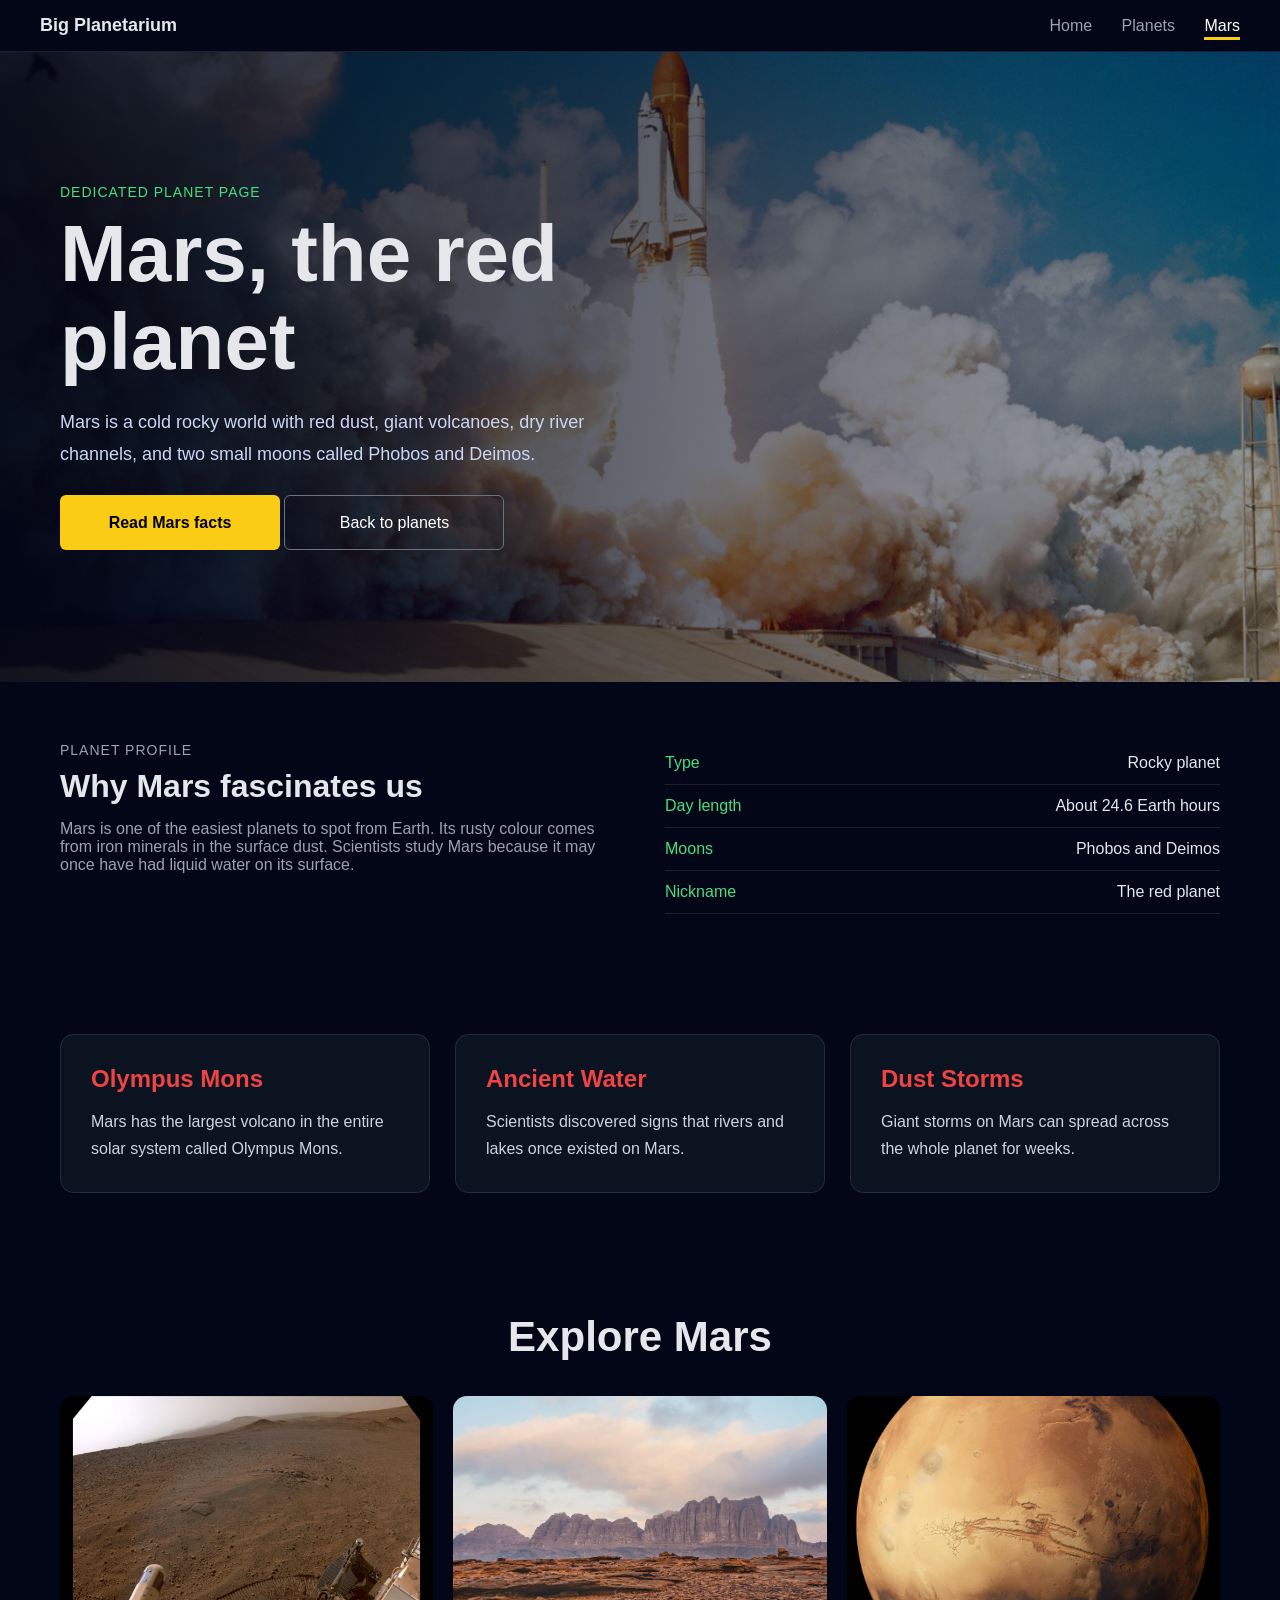
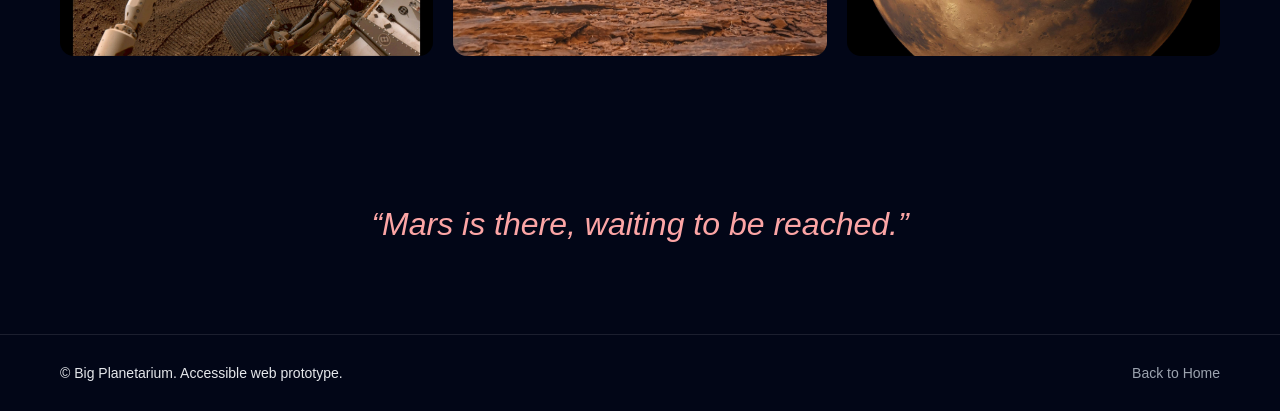
<file: mars.html>
<!DOCTYPE html>
<html lang="en">
<head>
    <!-- page settings-->
    <meta charset="UTF-8">
    <meta name="viewport" content="width=device-width, initial-scale=1.0">

    <!-- Page title -->
    <title>Mars - Big Planetarium</title>

    <!-- External CSS file -->
    <link rel="stylesheet" href="style.css">
</head>
<body>

<!-- Navigation bar-->
<header class="navbar">

    <!-- Website logo/title -->
    <div class="logo"> Big Planetarium</div>

    <!-- Navigation links -->
    <nav>
        <a href="index.html">Home</a>
        <a href="planets.html">Planets</a>

        <!-- Active page link -->
        <a href="mars.html" class="active">Mars</a>
    </nav>
</header>

<!-- show section -->
<section class="mars-show">

    <!-- Dark overlay for background image -->
    <div class="overlay"></div>

    <!-- show text content -->
    <div class="show-content">

        
        <p class="subtitle green">DEDICATED PLANET PAGE</p>

        <!-- Main heading -->
        <h1>Mars, the red<br>planet</h1>

        <!-- Short description about Mars -->
        <p class="description">
            Mars is a cold rocky world with red dust, giant volcanoes, dry river channels,
            and two small moons called Phobos and Deimos.
        </p>

        <!-- Buttons section -->
        <div class="buttons">

            <!-- Button to scroll to facts section -->
            <a href="#mars-facts" class="primary">Read Mars facts</a>

            <!-- Button to go back to planets page -->
            <a href="planets.html" class="secondary">Back to planets</a>
        </div>
    </div>
</section>

<!-- Information section -->
<section class="mars-info" id="mars-facts">

    <!-- Left side topic -->
    <div class="info-left">

        <!-- Section subtitle -->
        <p class="subtitle">PLANET PROFILE</p>

        <!-- Section heading -->
        <h2>Why Mars fascinates us</h2>

        <!-- Information-->
        <p>
            Mars is one of the easiest planets to spot from Earth. Its rusty colour
            comes from iron minerals in the surface dust. Scientists study Mars
            because it may once have had liquid water on its surface.
        </p>
    </div>

    <!--facts -->
    <div class="info-right">

        <!-- Planet type -->
        <div class="info-row">
            <span>Type</span>
            <p>Rocky planet</p>
        </div>

        <!-- Day length -->
        <div class="info-row">
            <span>Day length</span>
            <p>About 24.6 Earth hours</p>
        </div>

        <!-- Moons -->
        <div class="info-row">
            <span>Moons</span>
            <p>Phobos and Deimos</p>
        </div>

        <!-- Nickname -->
        <div class="info-row">
            <span>Nickname</span>
            <p>The red planet</p>
        </div>

    </div>

</section>

<!-- Mars facts-->
<section class="mars-cards">

    <!-- fact 1 -->
    <div class="mars-card">
        <h3>Olympus Mons</h3>

        <p>
            Mars has the largest volcano in the entire solar system called Olympus Mons.
        </p>
    </div>

    <!-- fact 2 -->
    <div class="mars-card">
        <h3>Ancient Water</h3>

        <p>
            Scientists discovered signs that rivers and lakes once existed on Mars.
        </p>
    </div>

    <!-- fact 3 -->
    <div class="mars-card">
        <h3>Dust Storms</h3>

        <p>
            Giant storms on Mars can spread across the whole planet for weeks.
        </p>
    </div>

</section>

<!-- mars photots -->
<section class="mars-gallery">

    <!-- Gallery heading -->
    <h2>Explore Mars</h2>

    <div class="gallery-grid">

        <!-- Mars surface image -->
        <img src="marssurface.jpeg" alt="Mars surface">

        <!-- Mars landscape image -->
        <img src="marsland.jpeg" alt="Mars landscape">

        <!-- Mars planet image -->
        <img src="marsview.jpeg" alt="Mars planet">
    </div>

</section>

<!-- QUOTE -->
<section class="mars-quote">

    
    <p>
        “Mars is there, waiting to be reached.”
    </p>

</section>

<!-- footer -->
<footer class="footer">

    <!-- Copyright symbol and text-->
    <p> &copy; Big Planetarium. Accessible web prototype.</p>

    <!-- takes back to home page -->
    <a href="index.html">Back to Home</a>
</footer>

<!-- External JavaScript file -->
<script src="script.js"></script>
</body>
</html>
</file>
<file: style.css>
/* RESET */
/* Removes default spacing and sets box sizing for all elements */
* {
    margin: 0;
    padding: 0;
    box-sizing: border-box;

    /* Default font */
    font-family: Arial, Helvetica, sans-serif;
}

/* Main body styling */
body {
    background: #020617;
    color: #e5e7eb;
}


/* Navigation bar container */
.navbar {
    display: flex;
    justify-content: space-between;
    align-items: center;
    padding: 15px 40px;
    background: #020617;
    border-bottom: 1px solid rgba(255,255,255,0.1);
}

/* Website logo */
.logo {
    font-weight: bold;
    font-size: 18px;
}

/* Navigation links */
nav a {
    margin-left: 25px;
    text-decoration: none;
    color: #9ca3af;
    font-weight: 500;
    position: relative;
}

/* Hover*/
nav a.active,
nav a:hover {
    color: white;
}

/* Yellow underline for active page */
nav a.active::after {
    content: "";
    position: absolute;
    bottom: -6px;
    left: 0;
    width: 100%;
    height: 3px;
    background: #facc15;
}

/* show sections */
.home-show,
.mars-show,
.show {
    position: relative;
    padding: 100px 60px;
    min-height: 70vh;
    display: flex;
    align-items: center;
}


/* Home page background */
.home-show {
    background: url("milkyway.jpg") center/cover no-repeat;
}

/* Mars page background */
.mars-show {
    background: url("mars.jpeg") center/cover no-repeat;
}

/* Planets page background */
.show{
    background: url("space.jpeg") center/cover no-repeat;
}

/* overlay */
.overlay {
    position: absolute;
    inset: 0;
    background: linear-gradient(to right, rgba(2,6,23,0.9), rgba(2,6,23,0.3));
}

/* show section text container */
.show-content {
    position: relative;
    max-width: 600px;
    z-index: 2;
}

/* Small subtitle text */
.subtitle {
    font-size: 14px;
    letter-spacing: 1px;
    color: #9ca3af;
    margin-bottom: 10px;
}

/* Green subtitle variation */
.subtitle.green {
    color: #4ade80;
}

/* Main page headings */
h1 {
    font-size: 80px;
    line-height: 1.1;
    margin-bottom: 20px;
}

/* Paragraph descriptions */
.description {
    font-size: 18px;
    color: #cbd5f5;
    margin-bottom: 25px;
    line-height: 1.8;
}

/* BUTTONS */
.buttons a {
    display: inline-flex;
    align-items: center;
    justify-content: center;
    width: 220px;
    height: 55px;
}

/* Primary button */
.primary {
    background: #facc15;
    color: black;
    padding: 12px 20px;
    border-radius: 6px;
    text-decoration: none;
    border: none;
    cursor: pointer;
    font-weight: bold;
}

/* Secondary button */
.secondary {
    background: transparent;
    border: 1px solid #6b7280;
    color: white;
    padding: 12px 20px;
    border-radius: 6px;
    text-decoration: none;
    cursor: pointer;
}

.buttons {
    gap: 12px;
}

/* planets area */
/* Main planets area */
.planets-section {
    padding: 60px;
}

/* Section top layout */
.section-header {
    display: flex;
    justify-content: space-between;
    align-items: center;
    margin-bottom: 30px;
}

/* Section heading */
.section-header h2 {
    font-size: 32px;
}

/* Filter label */
.filter label {
    font-size: 14px;
    display: block;
    margin-bottom: 5px;
}

/* Dropdown styling */
select {
    padding: 8px;
    background: #020617;
    color: white;
    border: 1px solid #374151;
}

/* CARDS */
/* Card grid layout */
.cards {
    display: grid;
    grid-template-columns: repeat(auto-fit, minmax(220px, 1fr));
    gap: 20px;
}

/* Individual planet card */
.card {
    background: #0b1220;
    padding: 20px;
    border-radius: 10px;
    border: 1px solid rgba(255,255,255,0.1);
    transition: 0.3s;
}

/* Card hover effect */
.card:hover {
    transform: translateY(-5px);
    border-color: #facc15;
}

/* Card heading */
.card h3 {
    margin-top: 10px;
}

/* Card paragraph */
.card p {
    font-size: 14px;
    color: #9ca3af;
    margin-top: 5px;
}

/* Card links */
.card a {
    display: inline-block;
    margin-top: 10px;
    color: #facc15;
    text-decoration: none;
    font-size: 14px;
}

/* Highlighted card border */
.highlight {
    border-color: #facc15;
}

/* PLANET CIRCLES */
/* Basic planet circle shape */
.planet {
    width: 40px;
    height: 40px;
    border-radius: 50%;
}

/* Planet colors */
.mercury { background: #9ca3af; }
.venus { background: #d4a373; }
.earth { background: #3b82f6; }
.mars { background: #ef4444; }
.jupiter { background: #c08457; }
.saturn { background: #eab308; }
.uranus { background: #67e8f9; }
.neptune { background: #3b82f6; }

/* MARS INFO SECTION */
/* Layout for Mars info section */
.mars-info {
    display: flex;
    gap: 50px;
    padding: 60px;
}

/* Left content */
.info-left {
    flex: 1;
}

/* Left heading */
.info-left h2 {
    font-size: 32px;
    margin-bottom: 15px;
}

/* Left paragraph */
.info-left p {
    color: #9ca3af;
}

/* Right content */
.info-right {
    flex: 1;
}

/* Information rows */
.info-row {
    display: flex;
    justify-content: space-between;
    border-bottom: 1px solid rgba(255,255,255,0.1);
    padding: 12px 0;
}

/* Green labels */
.info-row span {
    color: #4ade80;
}

/* MILKY WAY INFO SECTION */
.milky-info {
    display: flex;
    padding: 80px 60px;
    gap: 60px;
    align-items: center;
}

/* TEXT SIDE */
.info-text {
    flex: 1;
}

/* Section heading */
.info-text h2 {
    font-size: 40px;
    margin-bottom: 15px;
}

/* Paragraph styling */
.info-text p {
    font-size: 18px;
    color: #9ca3af;
    line-height: 1.8;
}

/* IMAGE SIDE */
.info-image {
    flex: 1;
    display: flex;
    justify-content: center;
}

/* Image styling */
.info-image img {
    width: 80%;
    max-width: 500px;
    border-radius: 12px;
}

/* VIDEO SECTION */
.video-section {
    padding: 60px;
    text-align: center;
}

/* Embedded video */
.video-container iframe {
    width: 70%;
    height: 420px;
    border-radius: 10px;
}

/* RESPONSIVE DESIGN */
/* Adjustments for smaller screens */
@media(max-width: 900px) {

    /* Smaller heading */
    h1 {
        font-size: 42px;
    }

    /* Smaller section heading */
    .info-text h2 {
        font-size: 28px;
    }

    /* Stack layout vertically */
    .milky-info {
        flex-direction: column;
        text-align: center;
    }

    /* Full width image */
    .info-image img {
        width: 100%;
    }

    /* Full width video */
    .video-container iframe {
        width: 100%;
    }
}

/* CENTER CONTENT */
/* Centers content vertically and horizontally */
.center-content{
    display:flex;
    flex-direction:column;
    align-items:center;
    justify-content:center;
    margin-top:50px;
    text-align:center;
}

/* STATS SECTION */
/* Stats container */
.space-stats{
    display:flex;
    gap:20px;
    justify-content:center;
    flex-wrap:wrap;
    margin-bottom:35px;
}

/* Individual stat box */
.stat-box{
    background: rgba(255,255,255,0.05);
    border:1px solid rgba(255,255,255,0.1);
    padding:20px;
    border-radius:14px;
    min-width:140px;
    backdrop-filter: blur(6px);
    transition:0.3s;
}

/* Hover effect */
.stat-box:hover{
    transform: translateY(-6px);
    border-color:#facc15;
    box-shadow:0 0 20px rgba(250,204,21,0.3);
}

/* Stat number */
.stat-box h3{
    color:#facc15;
    font-size:30px;
    margin-bottom:8px;
}

/* Stat description */
.stat-box p{
    color:#cbd5e1;
    font-size:15px;
}

/* QUOTE SECTION */
.space-quote{
    max-width:700px;
    font-size:24px;
    font-style:italic;
    color:#93c5fd;
    line-height:1.8;
}

/* GLOWING VIDEO TITLE */
.video-section h2{
    font-size: 48px;
    color: white;
    text-align: center;
    margin-bottom: 25px;

    /* Glow effect */
    text-shadow:
        0 0 5px #ffffff,
        0 0 10px #60a5fa,
        0 0 20px #3b82f6,
        0 0 40px #2563eb;

    /* Animation */
    animation: glowPulse 2s infinite alternate;
}

/* GLOW ANIMATION */
@keyframes glowPulse{

    /* Starting glow */
    from{
        text-shadow:
            0 0 5px #ffffff,
            0 0 10px #e9ed0e,
            0 0 20px #dae90b;
    }

    /* Ending glow */
    to{
        text-shadow:
            0 0 10px #ffffff,
            0 0 20px #edfd93,
            0 0 40px #e1e51e,
            0 0 60px #dee607;
    }
}


/* Mars cards grid */
.mars-cards{
    display:grid;
    grid-template-columns: repeat(auto-fit,minmax(250px,1fr));
    gap:25px;
    padding:60px;
}

/* Individual Mars card */
.mars-card{
    background:#0b1220;
    padding:30px;
    border-radius:14px;
    border:1px solid rgba(255,255,255,0.1);
    transition:0.3s;
}

/* Hover effect */
.mars-card:hover{
    transform:translateY(-8px);
    border-color:#ef4444;
    box-shadow:0 0 20px rgba(239,68,68,0.3);
}

/* Card heading */
.mars-card h3{
    margin-bottom:15px;
    color:#ef4444;
    font-size:24px;
}

/* Card paragraph */
.mars-card p{
    color:#cbd5e1;
    line-height:1.7;
}


/* Gallery section */
.mars-gallery{
    padding:60px;
    text-align:center;
}

/* Gallery heading */
.mars-gallery h2{
    font-size:42px;
    margin-bottom:35px;
}

/* Image grid */
.gallery-grid{
    display:grid;
    grid-template-columns: repeat(auto-fit,minmax(250px,1fr));
    gap:20px;
}

/* Gallery images */
.gallery-grid img{
    width:100%;
    height:260px;
    object-fit:cover;
    border-radius:14px;
    transition:0.4s;
}

/* Image hover effect */
.gallery-grid img:hover{
    transform:scale(1.03);
    box-shadow:0 0 25px rgba(255,255,255,0.2);
}

/* QUOTE SECTION */
.mars-quote{
    padding:80px 40px;
    text-align:center;
}

/* Quote text */
.mars-quote p{
    font-size:32px;
    font-style:italic;
    color:#fca5a5;
    max-width:900px;
    margin:auto;
    line-height:1.8;
}

/* MOBILE DESIGN */
@media(max-width:900px){

    /* Smaller padding */
    .mars-cards,
    .mars-gallery{
        padding:40px 20px;
    }

    /* Smaller quote text */
    .mars-quote p{
        font-size:24px;
    }
}

/* FOOTER */
/* Footer layout */
.footer {
    padding: 30px 60px;
    border-top: 1px solid rgba(255,255,255,0.1);
    display: flex;
    justify-content: space-between;
    font-size: 14px;
}

/* Footer links */
.footer a {
    color: #9ca3af;
    text-decoration: none;
}
</file>
